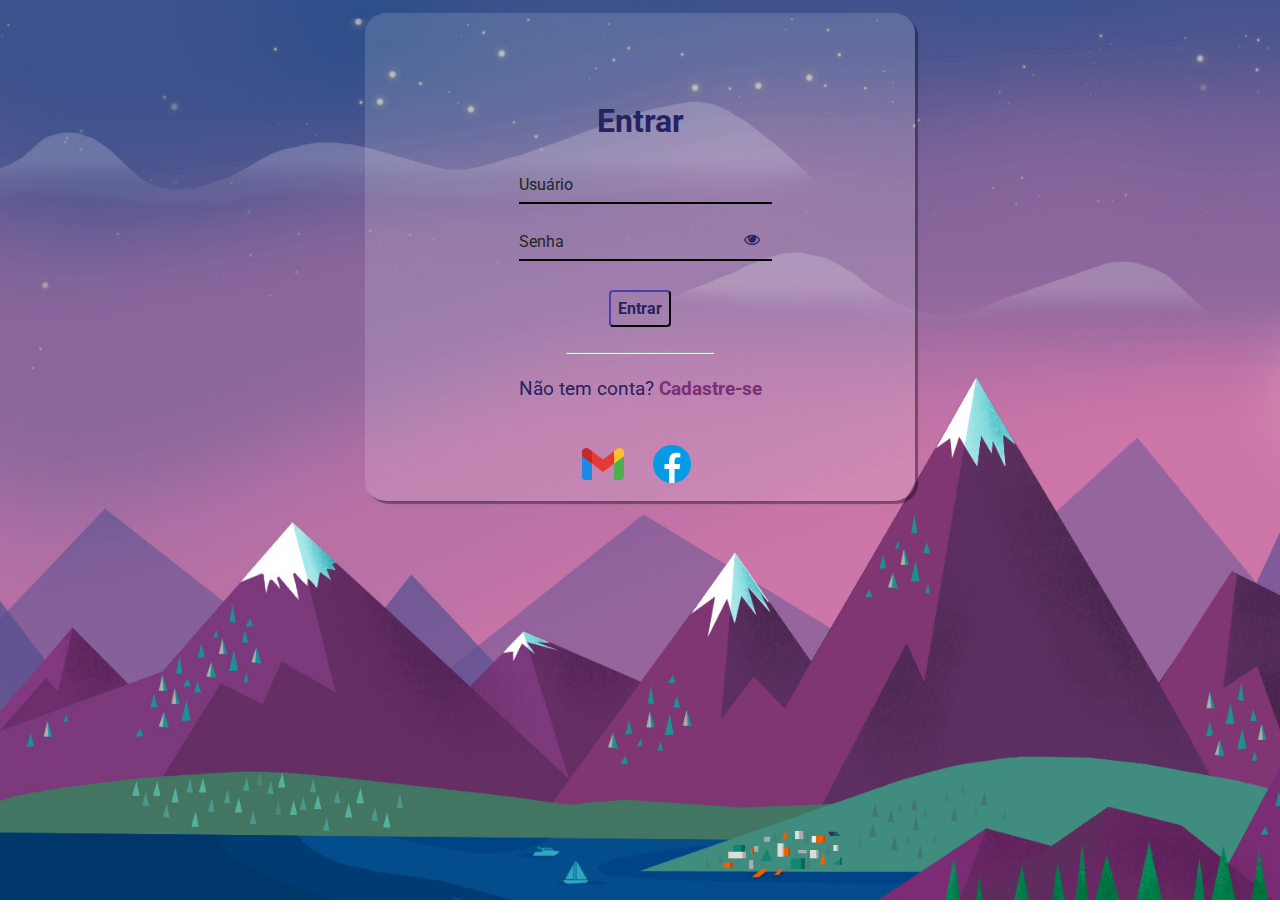
<file: index.html>
<!DOCTYPE html>
<html lang="en">
<head>
    <meta charset="UTF-8">
    <meta name="viewport" content="width=device-width, initial-scale=1.0">
    <link rel="stylesheet" href="style.css">
    <link rel="stylesheet" href="https://stackpath.bootstrapcdn.com/font-awesome/4.7.0/css/font-awesome.min.css"> 
    <title>Login</title>
</head>
<body>

  <div class="container">
      <div class="card">
        <h1>Entrar</h1>
          
        <div class="label-float">
            <input type="text" id="usuario" placeholder=" ">
            <label for="usuario">Usuário</label>
        </div>

        <div class="label-float">
            <input type="password" id="senha" placeholder=" ">
            <label for="senha">Senha</label>
            <i id="verSenha" class="fa fa-eye" aria-hidden="true"></i>
        </div>

        <div class="justify-center">
            <button>Entrar</button>
        </div>

        <div class="justify-center">
            <hr>
        </div>

        <p>
          Não tem conta? <a href="tela2.html">Cadastre-se</a>
        </p>

        <div id="imgLogin" class="imgCenter-login">
          <a href="https://mail.google.com/"><img class="img-login" src="imgs/gmail2.png" alt="Login com Gmail"></a>
          <a href="https://www.facebook.com/"><img class="img-login" src="imgs/facebook2.png" alt="Login com Facebook"></a>
        </div>

      </div>
  </div>

  <footer><script src="script.js"></script></footer>
</body>
</html>
</file>
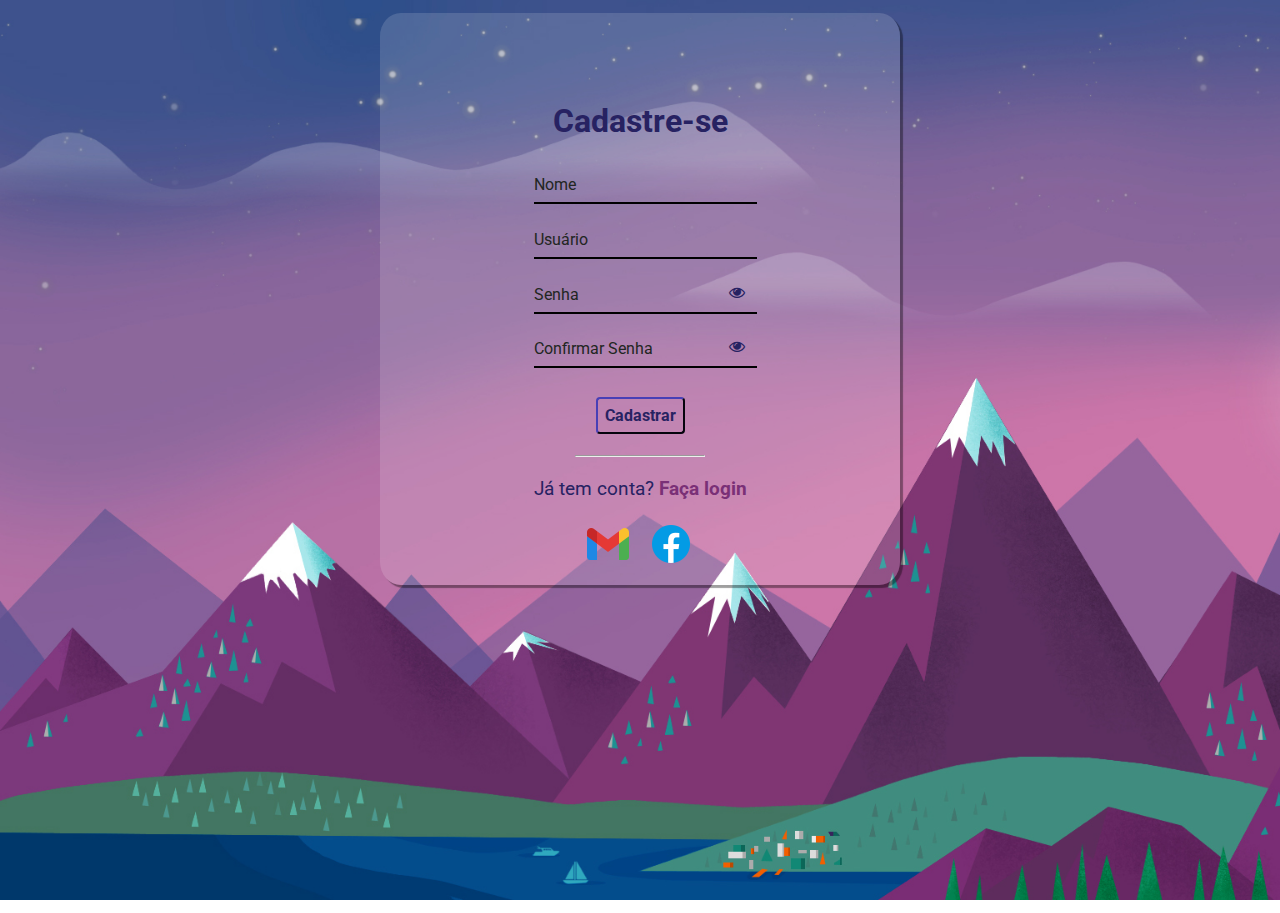
<file: cadastro.html>
<!DOCTYPE html>
<html lang="en">
  <head>
    <meta charset="UTF-8" />
    <meta name="viewport" content="width=device-width, initial-scale=1.0" />
    <link rel="stylesheet" href="style.css" />
    <link
      rel="stylesheet"
      href="https://stackpath.bootstrapcdn.com/font-awesome/4.7.0/css/font-awesome.min.css"
    />
    <title>Cadastro</title>
  </head>
  <body>
    <div class="container">
      <div class="card">
        <h1>Cadastre-se</h1>

        <div id="msgError"></div>
        <div id="msgSuccess"></div>

        <div class="label-float">
          <input type="text" id="nome" placeholder=" " />
          <label id="labelNome" for="nome">Nome</label>
        </div>

        <div class="label-float">
          <input type="text" id="usuario" placeholder=" " />
          <label id="labelUsuario" for="usuario">Usuário</label>
        </div>

        <div class="label-float">
          <input type="password" id="senha" placeholder=" " />
          <label id="labelSenha" for="senha">Senha</label>
          <i id="verSenha" class="fa fa-eye" aria-hidden="true"></i>
        </div>

        <div class="label-float">
          <input type="password" id="confSenha" placeholder=" " />
          <label id="labelConfSenha" for="confSenha">Confirmar Senha</label>
          <i id="verConfirmSenha" class="fa fa-eye" aria-hidden="true"></i>
        </div>

        <div class="justify-center">
          <button onclick="cadastrar()">Cadastrar</button>
        </div>

        <div class="justify-center">
          <hr />
        </div>

        <p>Já tem conta? <a href="login.html">Faça login</a></p>

        <div id="imgCadastrar" class="imgCenter">
          <a href="https://mail.google.com/"
            ><img class="img-cadastro" src="imgs/gmail2.png" alt="Gmail"
          /></a>
          <a href="https://www.facebook.com/"
            ><img class="img-cadastro" src="imgs/facebook2.png" alt="Facebook"
          /></a>
        </div>
      </div>
    </div>

    <footer><script src="script.js"></script></footer>
  </body>
</html>
</file>
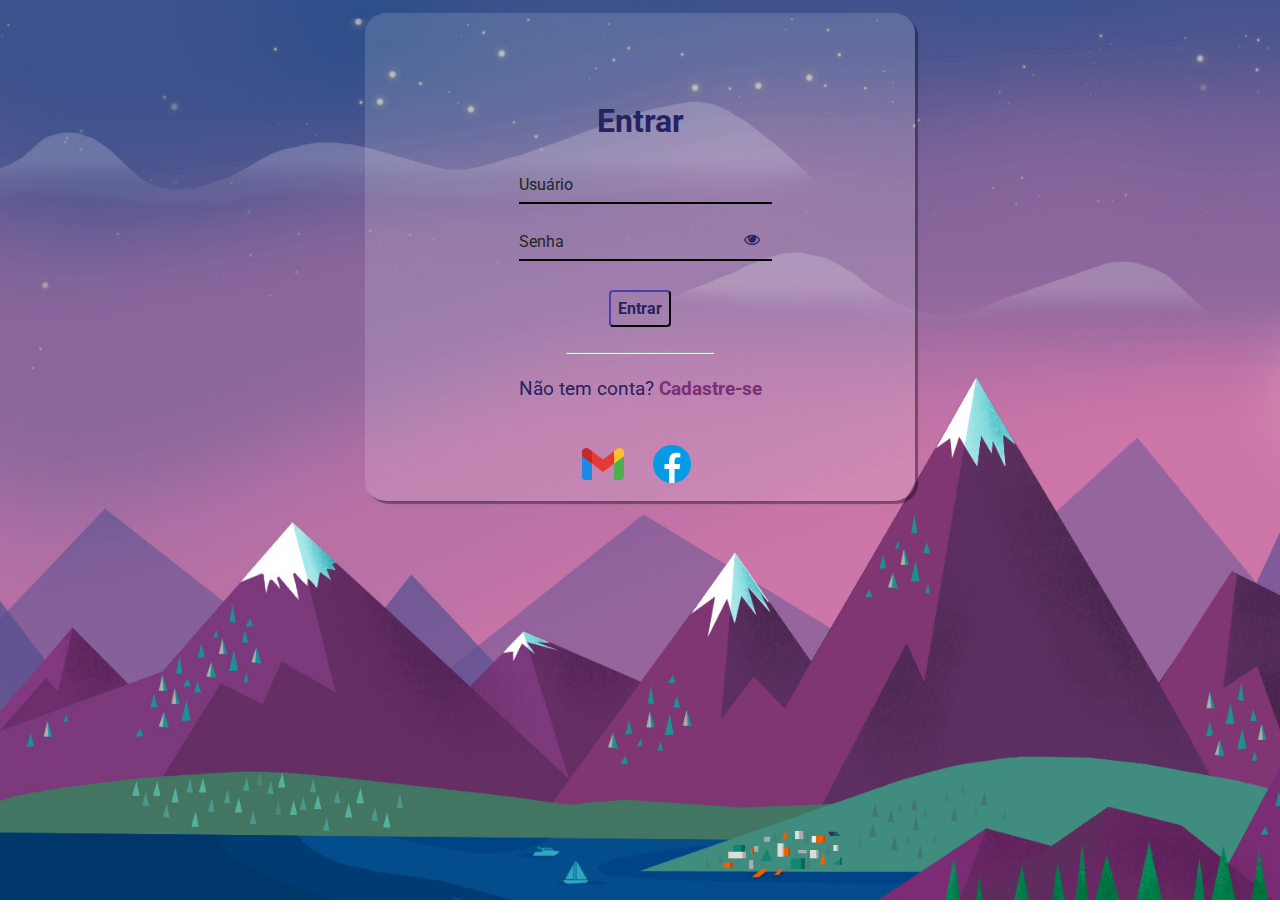
<file: login.html>
<!DOCTYPE html>
<html lang="pt-br">
  <head>
    <meta charset="UTF-8" />
    <meta name="viewport" content="width=device-width, initial-scale=1.0" />
    <link rel="stylesheet" href="style.css" />
    <link
      rel="stylesheet"
      href="https://stackpath.bootstrapcdn.com/font-awesome/4.7.0/css/font-awesome.min.css"
    />
    <title>Login</title>
  </head>
  <body>
    <div class="container">
      <div class="card">
        <h1>Entrar</h1>

        <div class="label-float">
          <input type="text" id="usuario" placeholder=" " />
          <label for="usuario">Usuário</label>
        </div>

        <div class="label-float">
          <input type="password" id="senha" placeholder=" " />
          <label for="senha">Senha</label>
          <i id="verSenha" class="fa fa-eye" aria-hidden="true"></i>
        </div>

        <div class="justify-center">
          <button>Entrar</button>
        </div>

        <div class="justify-center">
          <hr />
        </div>

        <p>Não tem conta? <a href="cadastro.html">Cadastre-se</a></p>

        <div id="imgLogin" class="imgCenter-login">
          <a href="https://mail.google.com/"
            ><img class="img-login" src="imgs/gmail2.png" alt="Login com Gmail"
          /></a>
          <a href="https://www.facebook.com/"
            ><img
              class="img-login"
              src="imgs/facebook2.png"
              alt="Login com Facebook"
          /></a>
        </div>
      </div>
    </div>

    <footer><script src="script.js"></script></footer>
  </body>
</html>
</file>
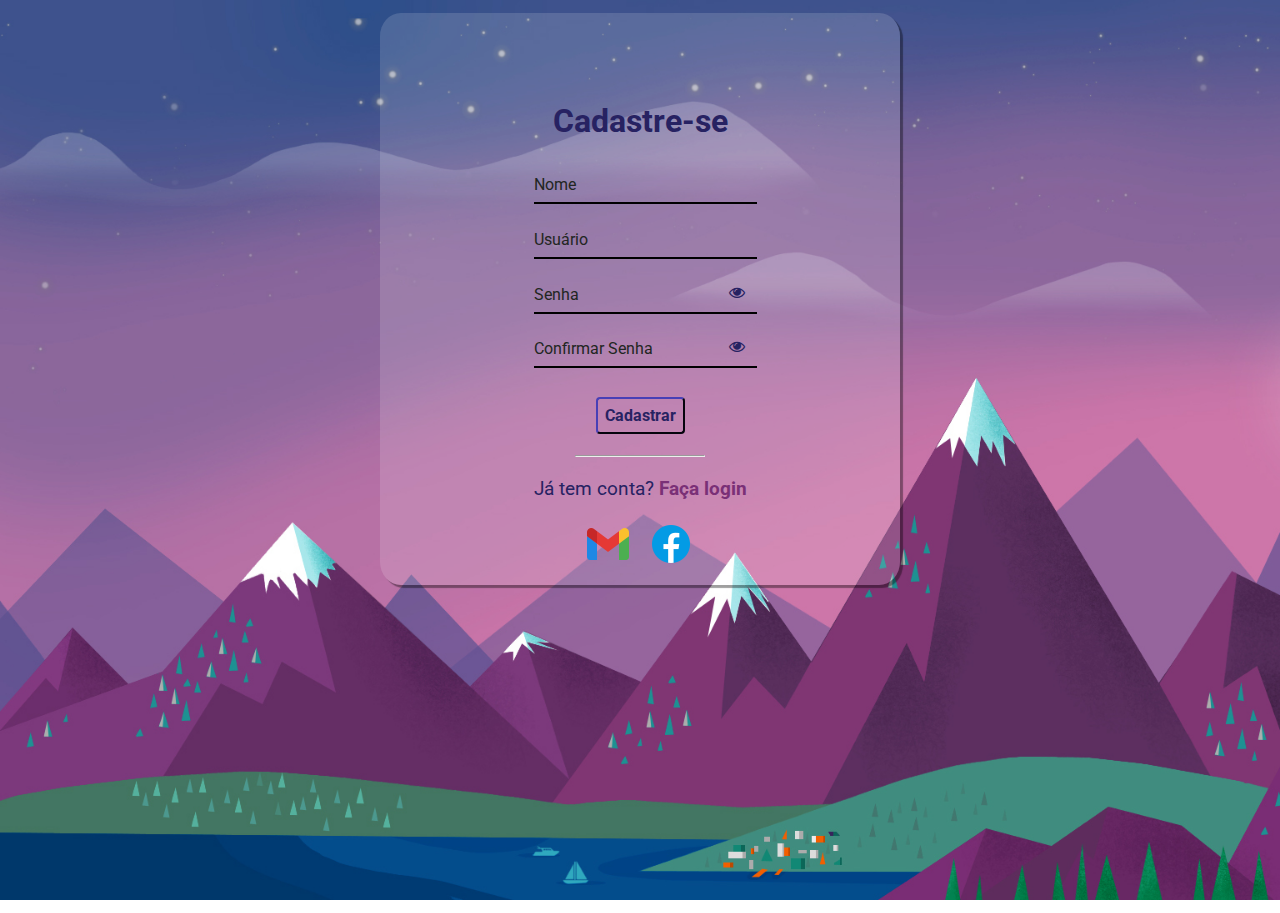
<file: tela2.html>
<!DOCTYPE html>
<html lang="en">
<head>
    <meta charset="UTF-8">
    <meta name="viewport" content="width=device-width, initial-scale=1.0">
    <link rel="stylesheet" href="style.css">
    <link rel="stylesheet" href="https://stackpath.bootstrapcdn.com/font-awesome/4.7.0/css/font-awesome.min.css"> 
    <title>Cadastro</title>
</head>
<body>
    <div class="container">
        <div class="card">
            <h1>Cadastre-se</h1>

            <div class="label-float">
                <input type="text" id="nome" placeholder=" ">
                <label for="nome">Nome</label>
            </div>

            <div class="label-float">
                <input type="text" id="usuario" placeholder=" ">
                <label for="usuario">Usuário</label>
            </div>

            <div class="label-float">
              <input type="password" id="senha" placeholder=" " />
              <label id="labelSenha" for="senha">Senha</label>
              <i id="verSenha" class="fa fa-eye" aria-hidden="true"></i>

            </div>

            <div class="label-float">
              <input type="password" id="confSenha" placeholder=" " />
              <label id="labelConfSenha" for="confSenha">Confirmar Senha</label>
              <i id="verConfirmSenha" class="fa fa-eye" aria-hidden="true"></i>
            </div>

            <div class="justify-center">
                <button>Cadastrar</button>
            </div>

            <div class="justify-center">
                <hr>
            </div>

            <p>
                Já tem conta? <a href="index.html">Faça login</a>
            </p>

            <div id="imgCadastrar" class="imgCenter">
                <a href="https://mail.google.com/"><img class="img-cadastro" src="imgs/gmail2.png" alt="Gmail"></a>
                <a href="https://www.facebook.com/"><img class="img-cadastro" src="imgs/facebook2.png" alt="Facebook"></a>
            </div>
        </div>
    </div>

    <footer><script src="script.js"></script></footer>
</body>
</html>
</file>
<file: style.css>
@import url("https://fonts.googleapis.com/css2?family=Roboto:ital,wght@0,100;0,300;0,400;0,500;0,700;0,900;1,100;1,300;1,400;1,500;1,700;1,900&display=swap");

* {
  margin: 0px;
  padding: 0px;
  font-family: "Roboto", sans-serif;
}

body {
  background-image: url(imgs/back.jpg);
  background-repeat: no-repeat;
  background-size: cover;
  background-attachment: fixed;
  height: 100vh; /* Garante que ocupe a altura total da tela */
  overflow: hidden;
}

.container {
  display: flex;
  justify-content: center;
  width: 100%;
  margin-top: 1%;
}

.card {
  position: relative;
  padding-top: 10%;
  background-color: #ffffff25;
  padding: 7% 12% 1% 12%;
  border-radius: 4%;
  box-shadow: 3px 3px 1px 0px #00000060;
  overflow: hidden; /* Garante que o card não expanda */
}

h1 {
  text-align: center;
  margin-bottom: 20px;
  color: #272262;
}

.label-float {
  position: relative;
  padding-top: 13px;
  margin-top: 5%;
  margin-bottom: 4%;
}

.label-float input {
  width: 100%;
  padding: 5px 5px;
  display: inline-block;
  border: 0;
  border-bottom: 2px solid #000;
  background-color: transparent;
  outline: none;
  min-width: 180px;
  font-size: 16px;
  transition: all 0.3s ease-out;
  border-radius: 0;
}

.label-float input:focus {
  border-bottom: 2px solid #4038a0;
}

.label-float label {
  color: #222622;
  pointer-events: none;
  position: absolute;
  top: 0;
  left: 0;
  margin-top: 15px;
  transition: all 0.3s ease-out;
}

.label-float input:focus + label,
.label-float input:not(:placeholder-shown) + label {
  font-size: 12px;
  margin-top: -5px;
  color: #4038a0;
}

button {
  background-color: transparent;
  border-color: #272262;
  color: #272262;
  padding: 7px;
  font-weight: bold;
  font-size: 12pt;
  margin-top: 20px;
  border-radius: 4px;
  cursor: pointer;
  outline: none;
  transition: all 0.5s ease-out;
}

button:hover {
  background-color: #272262;
  color: #fff;
}

.justify-center {
  display: flex;
  justify-content: center;
}

hr {
  margin-top: 10%;
  margin-bottom: 10%;
  width: 60%;
}

p {
  color: #272262;
  font-size: 14pt;
  text-align: center;
}

a {
  color: #7a3077;
  font-weight: bold;
  text-decoration: none;
  transition: all 0.3s ease-out;
}

a:hover {
  color: #272262;
}

/*Style*/

.imgCadastrar {
  width: 20%;
  height: auto;
  max-width: 100%;
  background-color: #ffffff05;
  margin-left: 65px;
  margin-right: auto;
}

.imgCenter {
  display: flex;
  justify-content: flex-start;
  gap: 15px;
  margin-top: 20px;
  margin-left: 50px;
}

.imgCenter-login {
  display: flex;
  justify-content: flex-start;
  gap: 11px;
  margin-top: 20px;
  margin-left: 50px;
}

.img-login {
  display: flex;
  justify-content: flex-start;
  margin-top: 20px;
  margin-left: 10px;
}

.fa-eye {
  position: absolute;
  top: 14px;
  right: 2px;
  cursor: pointer;
  color: #272262;
}

#msgError{
  position: absolute; /* Permite que as mensagens flutuem sem impactar o layout */
  width: 40%; /* Largura das mensagens em relação ao card */
  text-align: center;
  padding: 10px;
  border-radius: 4px;
  font-size: 12px;
  left: 50%; /* Centraliza horizontalmente */
  transform: translateX(-50%); /* Ajuste para centralização */
  top: 30px; /* Ajuste vertical para aparecer acima dos campos de cadastro */
  display: none; /* Esconde as mensagens inicialmente */
} 

#msgSuccess {
  position: absolute; /* Permite que as mensagens flutuem sem impactar o layout */
  width: 40%; /* Largura das mensagens em relação ao card */
  text-align: center;
  padding: 10px;
  border-radius: 4px;
  font-size: 12px;
  left: 50%; /* Centraliza horizontalmente */
  transform: translateX(-50%); /* Ajuste para centralização */
  top: 50px; /* Ajuste vertical para aparecer acima dos campos de cadastro */
  display: none; /* Esconde as mensagens inicialmente */
}

#msgError {
  color: #f00;
  background-color: #ffbbbb;
}

#msgSuccess {
  color: #00bb00;
  background-color: #bbffbe;
}
</file>
